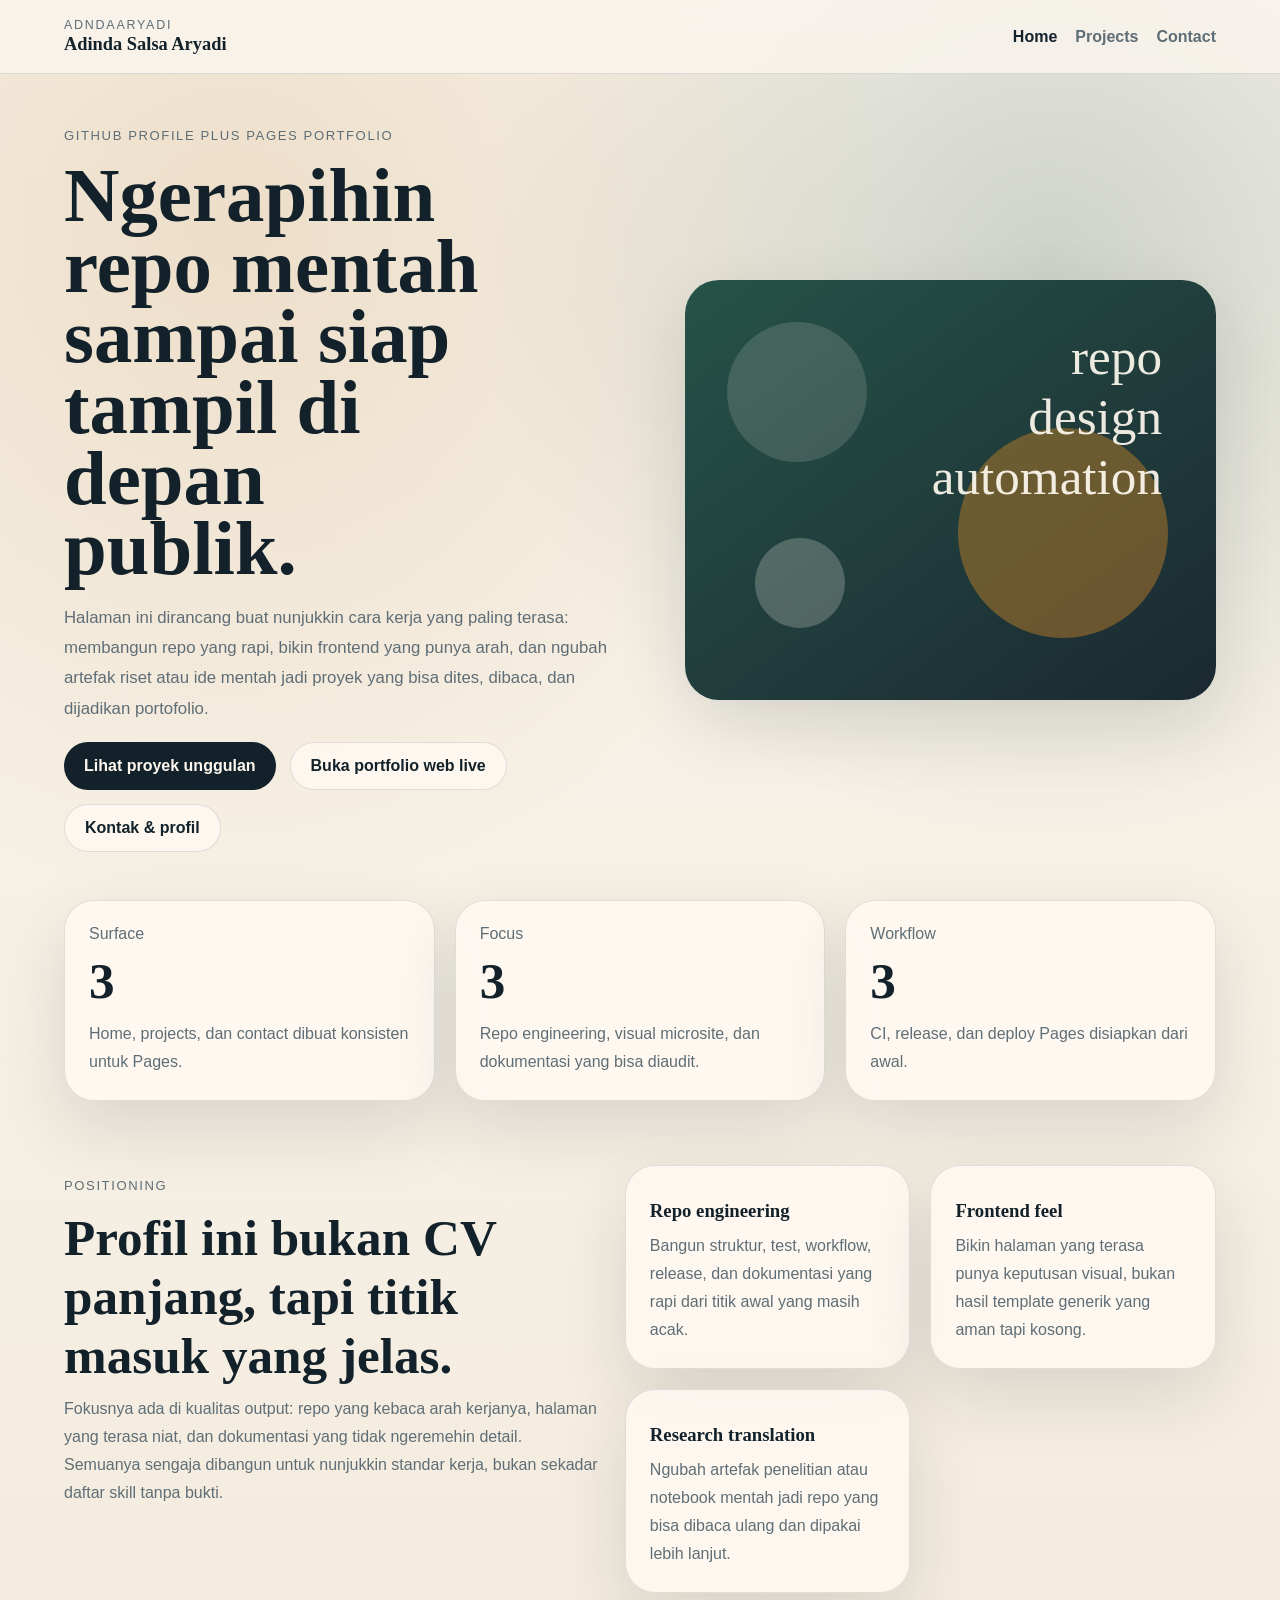
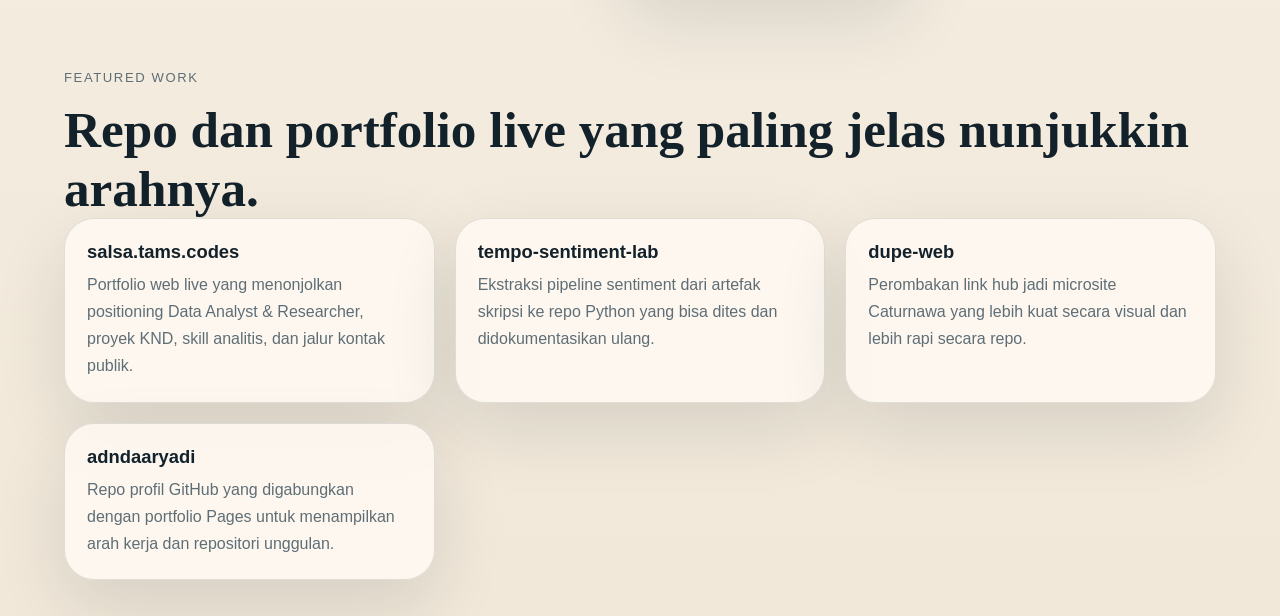
<file: index.html>
<!doctype html>
<html lang="id">
  <head>
    <meta charset="utf-8" />
    <meta name="viewport" content="width=device-width, initial-scale=1" />
    <title>Adinda Salsa Aryadi | GitHub Profile & Portfolio</title>
    <meta
      name="description"
      content="GitHub profile dan portfolio statis untuk Adinda Salsa Aryadi, menampilkan repo unggulan, prinsip kerja, jalur kontak, dan link ke portfolio web live."
    />
    <link rel="stylesheet" href="./style.css" />
    <script defer src="./app.js"></script>
  </head>
  <body>
    <div class="site-shell">
      <header class="topbar">
        <a class="brand" href="./index.html">
          <span>adndaaryadi</span>
          <strong>Adinda Salsa Aryadi</strong>
        </a>
        <nav class="nav" aria-label="Navigasi utama">
          <a aria-current="page" href="./index.html">Home</a>
          <a href="./projects.html">Projects</a>
          <a href="./contact.html">Contact</a>
        </nav>
      </header>

      <main>
        <section class="hero">
          <div class="hero-copy reveal">
            <p class="eyebrow">GitHub profile plus Pages portfolio</p>
            <h1>Ngerapihin repo mentah sampai siap tampil di depan publik.</h1>
            <p class="lead">
              Halaman ini dirancang buat nunjukkin cara kerja yang paling terasa:
              membangun repo yang rapi, bikin frontend yang punya arah, dan
              ngubah artefak riset atau ide mentah jadi proyek yang bisa dites,
              dibaca, dan dijadikan portofolio.
            </p>
            <div class="cta-row">
              <a class="button primary" href="./projects.html">Lihat proyek unggulan</a>
              <a class="button secondary" href="https://salsa.tams.codes/">Buka portfolio web live</a>
              <a class="button secondary" href="./contact.html">Kontak & profil</a>
            </div>
          </div>
          <aside class="hero-frame reveal" aria-hidden="true">
            <div class="shape shape-a"></div>
            <div class="shape shape-b"></div>
            <div class="shape shape-c"></div>
            <div class="profile-stack">
              <span>repo</span>
              <span>design</span>
              <span>automation</span>
            </div>
          </aside>
        </section>

        <section class="section metrics">
          <article class="metric reveal">
            <span>Surface</span>
            <strong>3</strong>
            <p>Home, projects, dan contact dibuat konsisten untuk Pages.</p>
          </article>
          <article class="metric reveal">
            <span>Focus</span>
            <strong>3</strong>
            <p>Repo engineering, visual microsite, dan dokumentasi yang bisa diaudit.</p>
          </article>
          <article class="metric reveal">
            <span>Workflow</span>
            <strong>3</strong>
            <p>CI, release, dan deploy Pages disiapkan dari awal.</p>
          </article>
        </section>

        <section class="section split">
          <div class="section-copy reveal">
            <p class="eyebrow">Positioning</p>
            <h2>Profil ini bukan CV panjang, tapi titik masuk yang jelas.</h2>
            <p>
              Fokusnya ada di kualitas output: repo yang kebaca arah kerjanya,
              halaman yang terasa niat, dan dokumentasi yang tidak ngeremehin
              detail. Semuanya sengaja dibangun untuk nunjukkin standar kerja,
              bukan sekadar daftar skill tanpa bukti.
            </p>
          </div>
          <div class="panel-grid">
            <article class="panel reveal">
              <h3>Repo engineering</h3>
              <p>Bangun struktur, test, workflow, release, dan dokumentasi yang rapi dari titik awal yang masih acak.</p>
            </article>
            <article class="panel reveal">
              <h3>Frontend feel</h3>
              <p>Bikin halaman yang terasa punya keputusan visual, bukan hasil template generik yang aman tapi kosong.</p>
            </article>
            <article class="panel reveal">
              <h3>Research translation</h3>
              <p>Ngubah artefak penelitian atau notebook mentah jadi repo yang bisa dibaca ulang dan dipakai lebih lanjut.</p>
            </article>
          </div>
        </section>

        <section class="section featured">
          <div class="section-copy reveal">
            <p class="eyebrow">Featured work</p>
            <h2>Repo dan portfolio live yang paling jelas nunjukkin arahnya.</h2>
          </div>
          <div class="project-list">
            <a class="project-card reveal" href="./projects.html#salsa-web-portfolio">
              <strong>salsa.tams.codes</strong>
              <span>Portfolio web live yang menonjolkan positioning Data Analyst & Researcher, proyek KND, skill analitis, dan jalur kontak publik.</span>
            </a>
            <a class="project-card reveal" href="./projects.html#tempo-sentiment-lab">
              <strong>tempo-sentiment-lab</strong>
              <span>Ekstraksi pipeline sentiment dari artefak skripsi ke repo Python yang bisa dites dan didokumentasikan ulang.</span>
            </a>
            <a class="project-card reveal" href="./projects.html#dupe-web">
              <strong>dupe-web</strong>
              <span>Perombakan link hub jadi microsite Caturnawa yang lebih kuat secara visual dan lebih rapi secara repo.</span>
            </a>
            <a class="project-card reveal" href="./projects.html#adndaaryadi-profile">
              <strong>adndaaryadi</strong>
              <span>Repo profil GitHub yang digabungkan dengan portfolio Pages untuk menampilkan arah kerja dan repositori unggulan.</span>
            </a>
          </div>
        </section>
      </main>
    </div>
  </body>
</html>
</file>
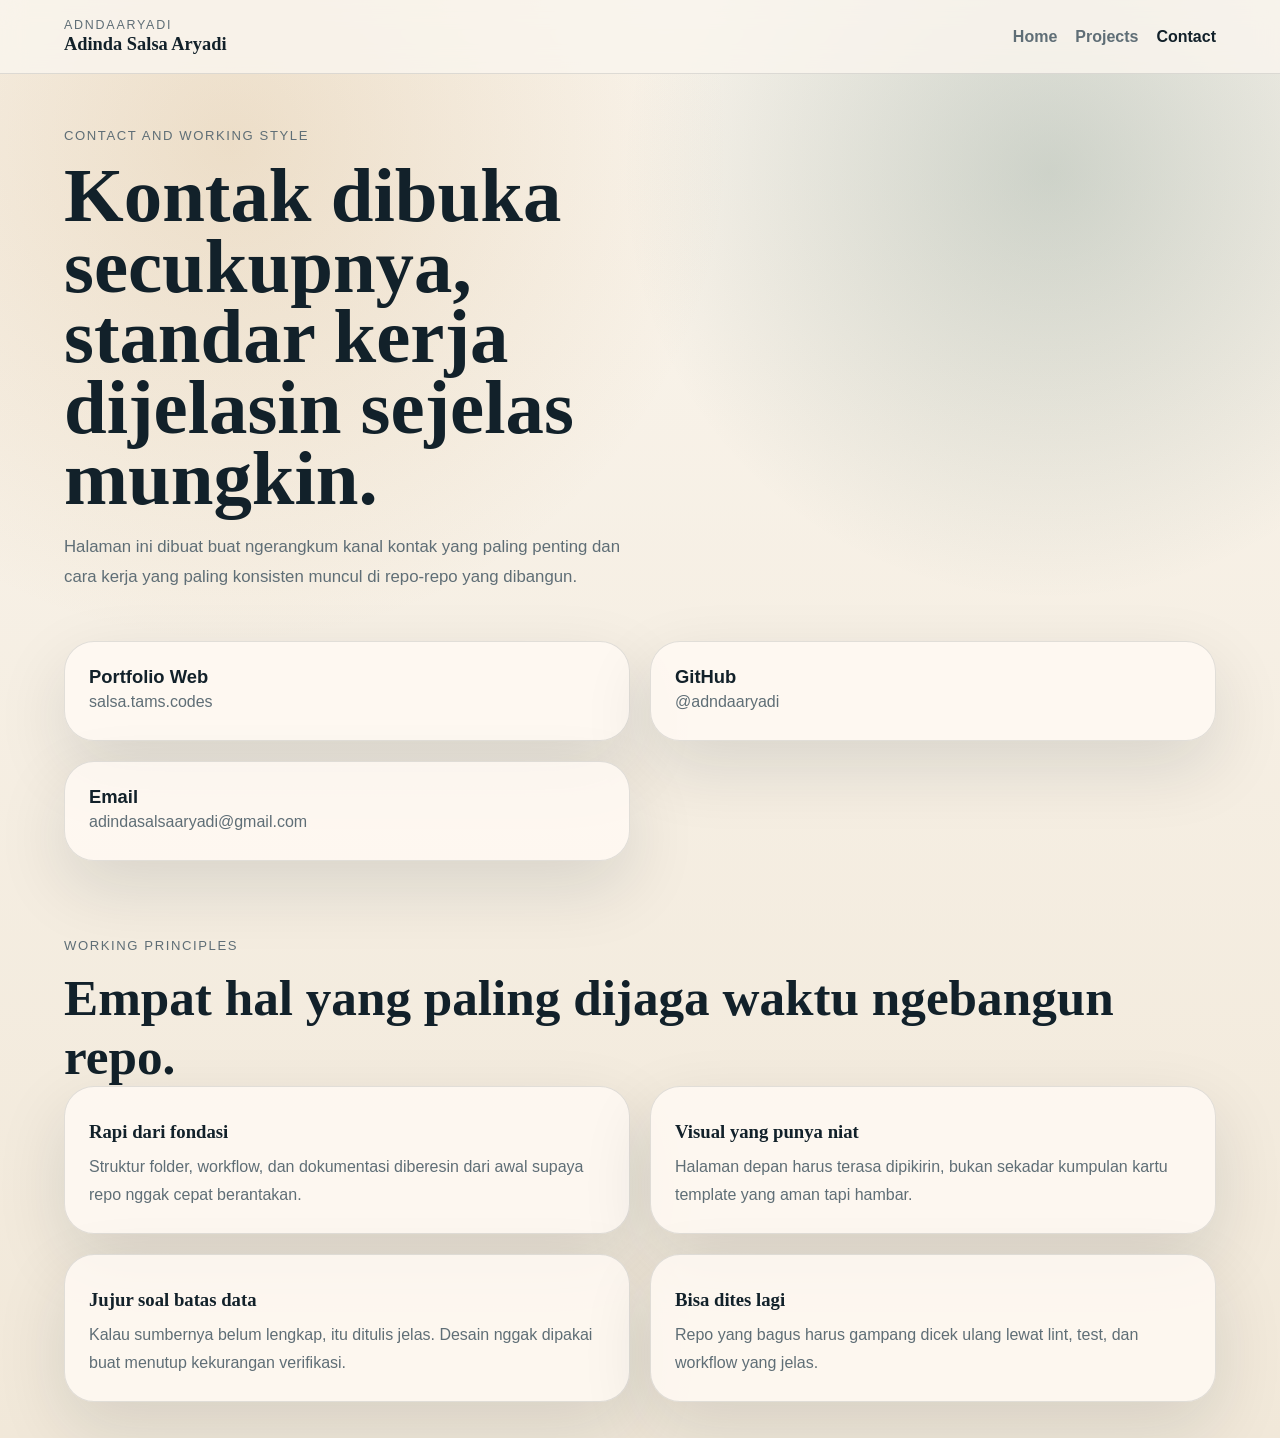
<file: contact.html>
<!doctype html>
<html lang="id">
  <head>
    <meta charset="utf-8" />
    <meta name="viewport" content="width=device-width, initial-scale=1" />
    <title>Contact | Adinda Salsa Aryadi</title>
    <meta
      name="description"
      content="Kontak, portfolio web live, dan prinsip kerja Adinda Salsa Aryadi untuk repo, microsite, dokumentasi, dan workflow GitHub."
    />
    <link rel="stylesheet" href="./style.css" />
    <script defer src="./app.js"></script>
  </head>
  <body>
    <div class="site-shell">
      <header class="topbar">
        <a class="brand" href="./index.html">
          <span>adndaaryadi</span>
          <strong>Adinda Salsa Aryadi</strong>
        </a>
        <nav class="nav" aria-label="Navigasi utama">
          <a href="./index.html">Home</a>
          <a href="./projects.html">Projects</a>
          <a aria-current="page" href="./contact.html">Contact</a>
        </nav>
      </header>

      <main>
        <section class="hero compact">
          <div class="hero-copy reveal">
            <p class="eyebrow">Contact and working style</p>
            <h1>Kontak dibuka secukupnya, standar kerja dijelasin sejelas mungkin.</h1>
            <p class="lead">
              Halaman ini dibuat buat ngerangkum kanal kontak yang paling penting
              dan cara kerja yang paling konsisten muncul di repo-repo yang dibangun.
            </p>
          </div>
        </section>

        <section class="section contact-grid">
          <a class="contact-card reveal" href="https://salsa.tams.codes/">
            <strong>Portfolio Web</strong>
            <span>salsa.tams.codes</span>
          </a>
          <a class="contact-card reveal" href="https://github.com/adndaaryadi">
            <strong>GitHub</strong>
            <span>@adndaaryadi</span>
          </a>
          <a class="contact-card reveal" href="mailto:adindasalsaaryadi@gmail.com">
            <strong>Email</strong>
            <span>adindasalsaaryadi@gmail.com</span>
          </a>
        </section>

        <section class="section principles">
          <div class="section-copy reveal">
            <p class="eyebrow">Working principles</p>
            <h2>Empat hal yang paling dijaga waktu ngebangun repo.</h2>
          </div>
          <div class="panel-grid">
            <article class="panel reveal">
              <h3>Rapi dari fondasi</h3>
              <p>Struktur folder, workflow, dan dokumentasi diberesin dari awal supaya repo nggak cepat berantakan.</p>
            </article>
            <article class="panel reveal">
              <h3>Visual yang punya niat</h3>
              <p>Halaman depan harus terasa dipikirin, bukan sekadar kumpulan kartu template yang aman tapi hambar.</p>
            </article>
            <article class="panel reveal">
              <h3>Jujur soal batas data</h3>
              <p>Kalau sumbernya belum lengkap, itu ditulis jelas. Desain nggak dipakai buat menutup kekurangan verifikasi.</p>
            </article>
            <article class="panel reveal">
              <h3>Bisa dites lagi</h3>
              <p>Repo yang bagus harus gampang dicek ulang lewat lint, test, dan workflow yang jelas.</p>
            </article>
          </div>
        </section>
      </main>
    </div>
  </body>
</html>
</file>
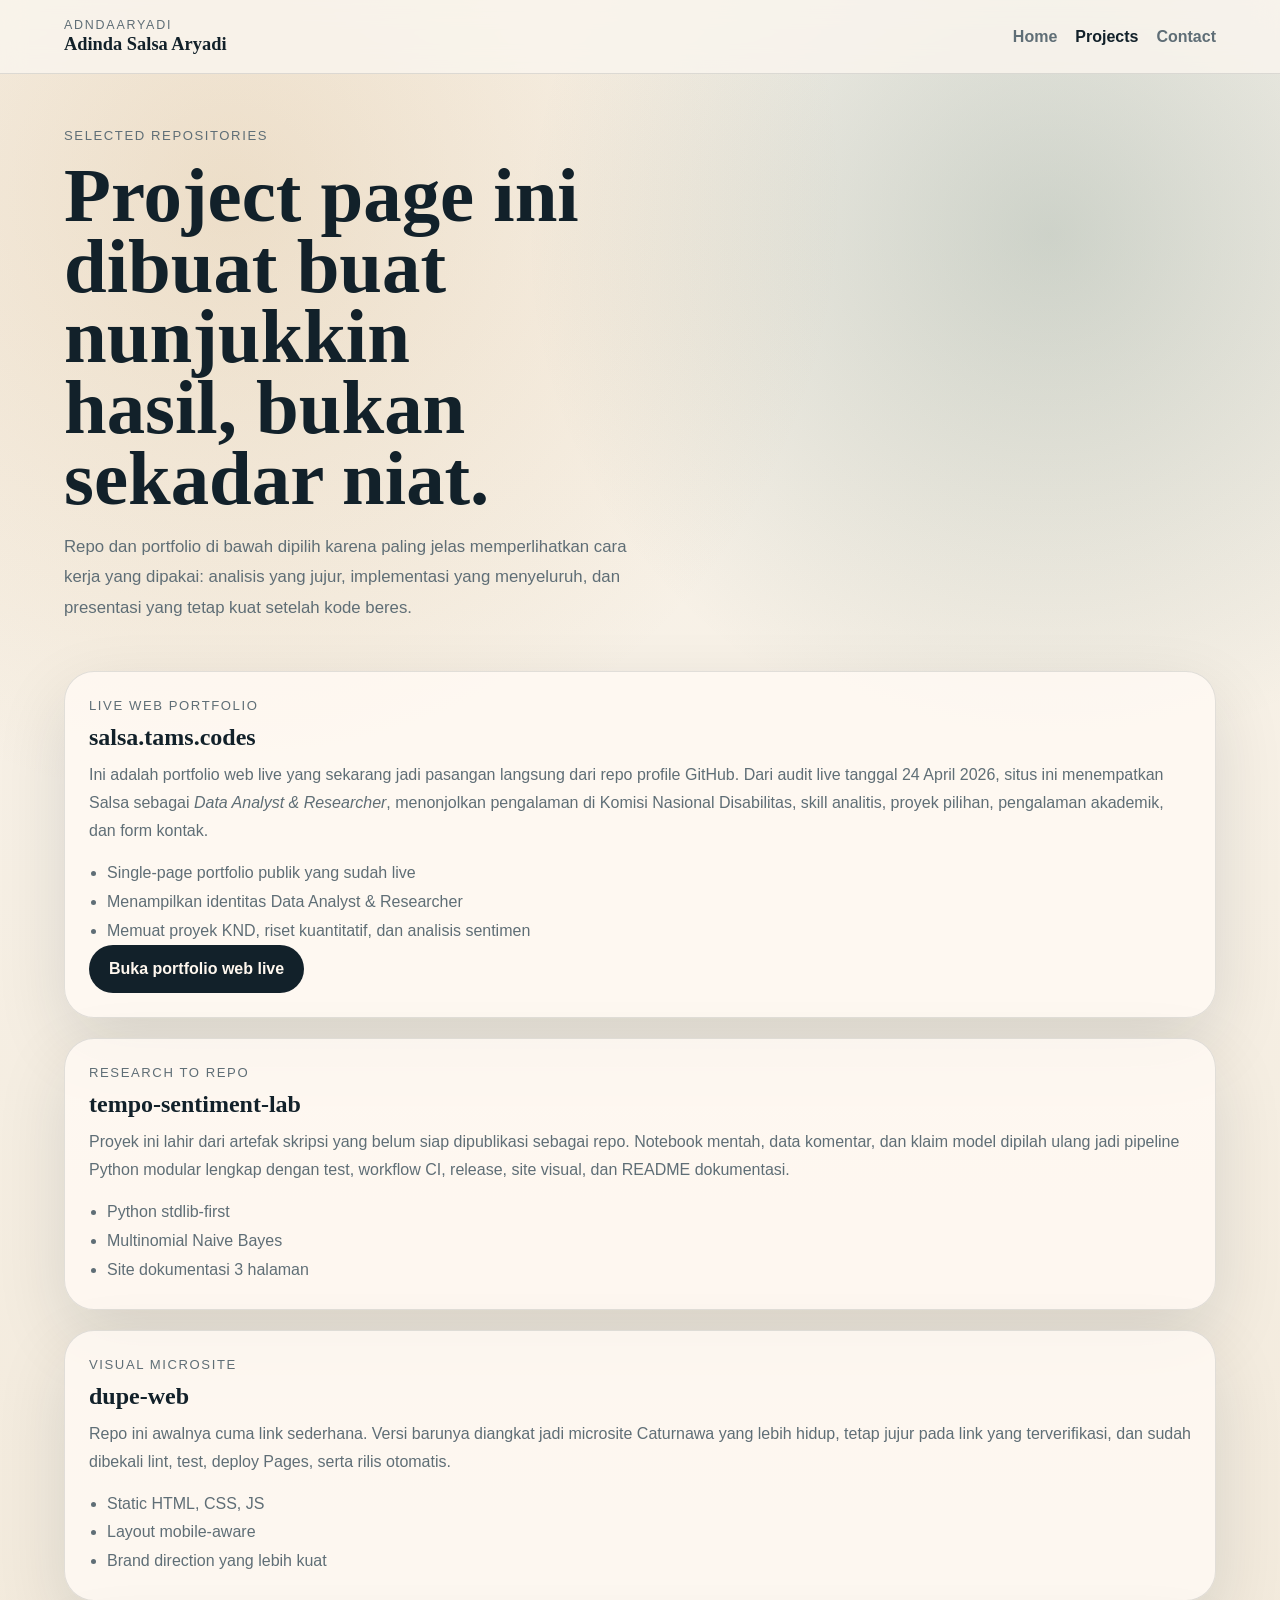
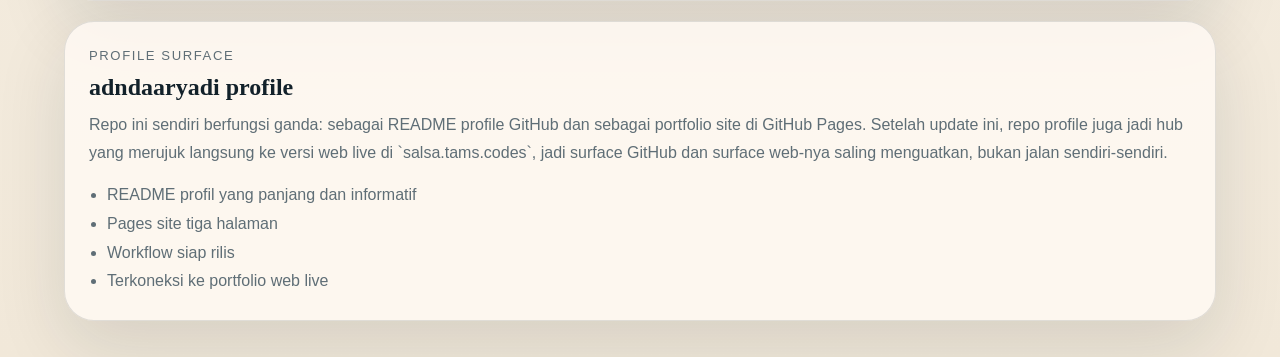
<file: projects.html>
<!doctype html>
<html lang="id">
  <head>
    <meta charset="utf-8" />
    <meta name="viewport" content="width=device-width, initial-scale=1" />
    <title>Projects | Adinda Salsa Aryadi</title>
    <meta
      name="description"
      content="Halaman proyek unggulan Adinda Salsa Aryadi yang menyorot repo engineering, frontend microsite, portfolio web live, dan dokumentasi yang kuat."
    />
    <link rel="stylesheet" href="./style.css" />
    <script defer src="./app.js"></script>
  </head>
  <body>
    <div class="site-shell">
      <header class="topbar">
        <a class="brand" href="./index.html">
          <span>adndaaryadi</span>
          <strong>Adinda Salsa Aryadi</strong>
        </a>
        <nav class="nav" aria-label="Navigasi utama">
          <a href="./index.html">Home</a>
          <a aria-current="page" href="./projects.html">Projects</a>
          <a href="./contact.html">Contact</a>
        </nav>
      </header>

      <main>
        <section class="hero compact">
          <div class="hero-copy reveal">
            <p class="eyebrow">Selected repositories</p>
            <h1>Project page ini dibuat buat nunjukkin hasil, bukan sekadar niat.</h1>
            <p class="lead">
              Repo dan portfolio di bawah dipilih karena paling jelas memperlihatkan
              cara kerja yang dipakai: analisis yang jujur, implementasi yang
              menyeluruh, dan presentasi yang tetap kuat setelah kode beres.
            </p>
          </div>
        </section>

        <section class="section stack">
          <article class="project-panel reveal" id="salsa-web-portfolio">
            <span class="eyebrow">Live web portfolio</span>
            <h2>salsa.tams.codes</h2>
            <p>
              Ini adalah portfolio web live yang sekarang jadi pasangan langsung
              dari repo profile GitHub. Dari audit live tanggal 24 April 2026,
              situs ini menempatkan Salsa sebagai <em>Data Analyst & Researcher</em>,
              menonjolkan pengalaman di Komisi Nasional Disabilitas, skill analitis,
              proyek pilihan, pengalaman akademik, dan form kontak.
            </p>
            <ul>
              <li>Single-page portfolio publik yang sudah live</li>
              <li>Menampilkan identitas Data Analyst & Researcher</li>
              <li>Memuat proyek KND, riset kuantitatif, dan analisis sentimen</li>
            </ul>
            <div class="cta-row">
              <a class="button primary" href="https://salsa.tams.codes/">Buka portfolio web live</a>
            </div>
          </article>

          <article class="project-panel reveal" id="tempo-sentiment-lab">
            <span class="eyebrow">Research to repo</span>
            <h2>tempo-sentiment-lab</h2>
            <p>
              Proyek ini lahir dari artefak skripsi yang belum siap dipublikasi
              sebagai repo. Notebook mentah, data komentar, dan klaim model
              dipilah ulang jadi pipeline Python modular lengkap dengan test,
              workflow CI, release, site visual, dan README dokumentasi.
            </p>
            <ul>
              <li>Python stdlib-first</li>
              <li>Multinomial Naive Bayes</li>
              <li>Site dokumentasi 3 halaman</li>
            </ul>
          </article>

          <article class="project-panel reveal" id="dupe-web">
            <span class="eyebrow">Visual microsite</span>
            <h2>dupe-web</h2>
            <p>
              Repo ini awalnya cuma link sederhana. Versi barunya diangkat jadi
              microsite Caturnawa yang lebih hidup, tetap jujur pada link yang
              terverifikasi, dan sudah dibekali lint, test, deploy Pages, serta
              rilis otomatis.
            </p>
            <ul>
              <li>Static HTML, CSS, JS</li>
              <li>Layout mobile-aware</li>
              <li>Brand direction yang lebih kuat</li>
            </ul>
          </article>

          <article class="project-panel reveal" id="adndaaryadi-profile">
            <span class="eyebrow">Profile surface</span>
            <h2>adndaaryadi profile</h2>
            <p>
              Repo ini sendiri berfungsi ganda: sebagai README profile GitHub dan
              sebagai portfolio site di GitHub Pages. Setelah update ini, repo
              profile juga jadi hub yang merujuk langsung ke versi web live di
              `salsa.tams.codes`, jadi surface GitHub dan surface web-nya saling
              menguatkan, bukan jalan sendiri-sendiri.
            </p>
            <ul>
              <li>README profil yang panjang dan informatif</li>
              <li>Pages site tiga halaman</li>
              <li>Workflow siap rilis</li>
              <li>Terkoneksi ke portfolio web live</li>
            </ul>
          </article>
        </section>
      </main>
    </div>
  </body>
</html>
</file>
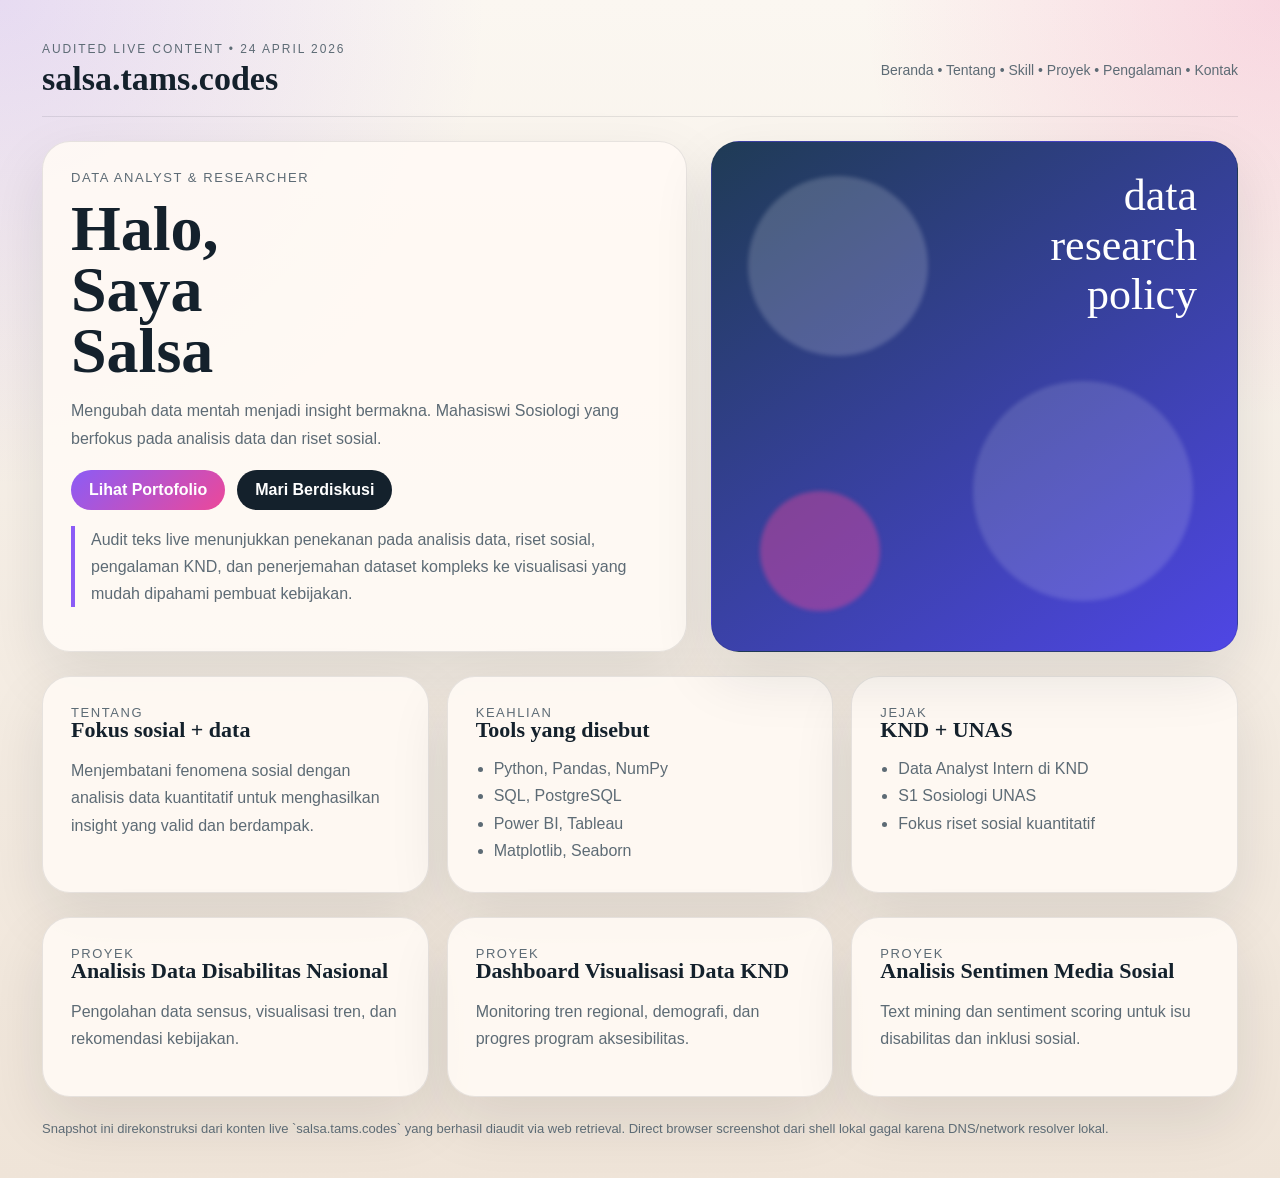
<file: assets/live-portfolio-audit.html>
<!doctype html>
<html lang="id">
  <head>
    <meta charset="utf-8" />
    <meta name="viewport" content="width=device-width, initial-scale=1" />
    <title>Salsa Web Portfolio Audit Snapshot</title>
    <style>
      :root {
        --bg: #f6efe7;
        --ink: #14212c;
        --muted: #5d6b75;
        --accent: #8b5cf6;
        --accent-soft: #ec4899;
        --panel: rgba(255, 250, 244, 0.9);
        --line: rgba(20, 33, 44, 0.1);
      }

      * { box-sizing: border-box; }

      body {
        margin: 0;
        font-family: "Segoe UI", sans-serif;
        color: var(--ink);
        background:
          radial-gradient(circle at top left, rgba(139, 92, 246, 0.18), transparent 28%),
          radial-gradient(circle at top right, rgba(236, 72, 153, 0.18), transparent 24%),
          linear-gradient(180deg, #fbf7f1 0%, #efe4d8 100%);
      }

      .canvas {
        padding: 42px;
        display: grid;
        gap: 24px;
      }

      .header {
        display: flex;
        justify-content: space-between;
        align-items: center;
        border-bottom: 1px solid var(--line);
        padding-bottom: 18px;
      }

      .brand {
        display: grid;
        gap: 4px;
      }

      .brand small {
        text-transform: uppercase;
        letter-spacing: 0.16em;
        color: var(--muted);
        font-size: 12px;
      }

      .brand strong {
        font-size: 34px;
        font-family: Georgia, serif;
      }

      .nav {
        display: flex;
        gap: 14px;
        color: var(--muted);
        font-size: 14px;
      }

      .hero {
        display: grid;
        grid-template-columns: 1.1fr 0.9fr;
        gap: 24px;
        align-items: stretch;
      }

      .hero-copy,
      .panel {
        background: var(--panel);
        border: 1px solid var(--line);
        border-radius: 28px;
        padding: 28px;
        box-shadow: 0 24px 60px rgba(20, 33, 44, 0.1);
      }

      .eyebrow {
        text-transform: uppercase;
        letter-spacing: 0.12em;
        color: var(--muted);
        font-size: 13px;
      }

      h1,
      h2,
      h3 {
        margin: 0;
        font-family: Georgia, serif;
        line-height: 0.95;
      }

      h1 { font-size: 64px; margin-top: 14px; max-width: 8ch; }
      h2 { font-size: 38px; }
      h3 { font-size: 22px; }

      p, li {
        color: var(--muted);
        line-height: 1.7;
        font-size: 16px;
      }

      .cta {
        display: flex;
        gap: 12px;
        margin-top: 18px;
      }

      .pill {
        display: inline-flex;
        padding: 11px 18px;
        border-radius: 999px;
        color: white;
        background: linear-gradient(135deg, var(--accent), var(--accent-soft));
        font-weight: 700;
      }

      .pill.secondary {
        background: #14212c;
      }

      .hero-art {
        position: relative;
        overflow: hidden;
        background: linear-gradient(145deg, #1f3b55, #4f46e5);
        color: white;
      }

      .hero-art .blob {
        position: absolute;
        border-radius: 999px;
        filter: blur(2px);
      }

      .blob.a { width: 180px; height: 180px; top: 34px; left: 36px; background: rgba(255,255,255,0.18); }
      .blob.b { width: 120px; height: 120px; bottom: 40px; left: 48px; background: rgba(236,72,153,0.42); }
      .blob.c { width: 220px; height: 220px; right: 44px; bottom: 50px; background: rgba(255,255,255,0.14); }

      .hero-art .stack {
        position: absolute;
        right: 40px;
        top: 34px;
        display: grid;
        gap: 10px;
        text-align: right;
      }

      .hero-art .stack span {
        font-family: Georgia, serif;
        font-size: 44px;
        line-height: 0.9;
      }

      .grid {
        display: grid;
        grid-template-columns: repeat(3, 1fr);
        gap: 18px;
      }

      ul {
        margin: 14px 0 0;
        padding-left: 18px;
      }

      .note {
        border-left: 4px solid var(--accent);
        padding-left: 16px;
      }

      .footer {
        font-size: 13px;
        color: var(--muted);
      }
    </style>
  </head>
  <body>
    <div class="canvas">
      <div class="header">
        <div class="brand">
          <small>Audited Live Content • 24 April 2026</small>
          <strong>salsa.tams.codes</strong>
        </div>
        <div class="nav">Beranda • Tentang • Skill • Proyek • Pengalaman • Kontak</div>
      </div>

      <section class="hero">
        <div class="hero-copy">
          <div class="eyebrow">Data Analyst &amp; Researcher</div>
          <h1>Halo, Saya Salsa</h1>
          <p>
            Mengubah data mentah menjadi insight bermakna. Mahasiswi Sosiologi
            yang berfokus pada analisis data dan riset sosial.
          </p>
          <div class="cta">
            <span class="pill">Lihat Portofolio</span>
            <span class="pill secondary">Mari Berdiskusi</span>
          </div>
          <p class="note">
            Audit teks live menunjukkan penekanan pada analisis data, riset sosial,
            pengalaman KND, dan penerjemahan dataset kompleks ke visualisasi yang
            mudah dipahami pembuat kebijakan.
          </p>
        </div>

        <div class="hero-copy hero-art">
          <div class="blob a"></div>
          <div class="blob b"></div>
          <div class="blob c"></div>
          <div class="stack">
            <span>data</span>
            <span>research</span>
            <span>policy</span>
          </div>
        </div>
      </section>

      <section class="grid">
        <article class="panel">
          <div class="eyebrow">Tentang</div>
          <h3>Fokus sosial + data</h3>
          <p>
            Menjembatani fenomena sosial dengan analisis data kuantitatif untuk
            menghasilkan insight yang valid dan berdampak.
          </p>
        </article>
        <article class="panel">
          <div class="eyebrow">Keahlian</div>
          <h3>Tools yang disebut</h3>
          <ul>
            <li>Python, Pandas, NumPy</li>
            <li>SQL, PostgreSQL</li>
            <li>Power BI, Tableau</li>
            <li>Matplotlib, Seaborn</li>
          </ul>
        </article>
        <article class="panel">
          <div class="eyebrow">Jejak</div>
          <h3>KND + UNAS</h3>
          <ul>
            <li>Data Analyst Intern di KND</li>
            <li>S1 Sosiologi UNAS</li>
            <li>Fokus riset sosial kuantitatif</li>
          </ul>
        </article>
      </section>

      <section class="grid">
        <article class="panel">
          <div class="eyebrow">Proyek</div>
          <h3>Analisis Data Disabilitas Nasional</h3>
          <p>Pengolahan data sensus, visualisasi tren, dan rekomendasi kebijakan.</p>
        </article>
        <article class="panel">
          <div class="eyebrow">Proyek</div>
          <h3>Dashboard Visualisasi Data KND</h3>
          <p>Monitoring tren regional, demografi, dan progres program aksesibilitas.</p>
        </article>
        <article class="panel">
          <div class="eyebrow">Proyek</div>
          <h3>Analisis Sentimen Media Sosial</h3>
          <p>Text mining dan sentiment scoring untuk isu disabilitas dan inklusi sosial.</p>
        </article>
      </section>

      <div class="footer">
        Snapshot ini direkonstruksi dari konten live `salsa.tams.codes` yang berhasil diaudit via web retrieval.
        Direct browser screenshot dari shell lokal gagal karena DNS/network resolver lokal.
      </div>
    </div>
  </body>
</html>
</file>
<file: style.css>
:root {
  --bg: #f6f1e7;
  --ink: #12212a;
  --muted: #5f6e76;
  --line: rgba(18, 33, 42, 0.12);
  --forest: #1f4d42;
  --amber: #b37a2a;
  --cream: rgba(255, 250, 244, 0.84);
  --shadow: 0 26px 70px rgba(18, 33, 42, 0.12);
}

* {
  box-sizing: border-box;
}

body {
  margin: 0;
  font-family: "Segoe UI", "Trebuchet MS", sans-serif;
  color: var(--ink);
  background:
    radial-gradient(circle at 18% 10%, rgba(179, 122, 42, 0.18), transparent 30%),
    radial-gradient(circle at 82% 12%, rgba(31, 77, 66, 0.2), transparent 26%),
    linear-gradient(180deg, #faf5ed 0%, #f1e8d9 100%);
}

a {
  color: inherit;
}

.topbar {
  position: sticky;
  top: 0;
  z-index: 20;
  display: flex;
  justify-content: space-between;
  align-items: center;
  gap: 24px;
  padding: 18px 5vw;
  border-bottom: 1px solid var(--line);
  background: rgba(250, 245, 237, 0.84);
  backdrop-filter: blur(12px);
}

.brand {
  display: grid;
  gap: 2px;
  text-decoration: none;
}

.brand span {
  text-transform: uppercase;
  letter-spacing: 0.14em;
  font-size: 0.78rem;
  color: var(--muted);
}

.brand strong {
  font-family: Georgia, "Times New Roman", serif;
  font-size: 1.15rem;
}

.nav {
  display: flex;
  gap: 18px;
  flex-wrap: wrap;
}

.nav a {
  text-decoration: none;
  color: var(--muted);
  font-weight: 700;
}

.nav a[aria-current="page"] {
  color: var(--ink);
}

.hero {
  display: grid;
  grid-template-columns: minmax(0, 1.05fr) minmax(320px, 0.95fr);
  gap: 34px;
  align-items: center;
  padding: 54px 5vw 20px;
}

.hero.compact {
  grid-template-columns: 1fr;
}

.hero-copy {
  display: grid;
  gap: 18px;
}

.eyebrow {
  margin: 0;
  color: var(--muted);
  text-transform: uppercase;
  letter-spacing: 0.12em;
  font-size: 0.82rem;
}

.hero h1 {
  margin: 0;
  max-width: 11ch;
  font-size: clamp(3rem, 6vw, 6rem);
  line-height: 0.92;
  font-family: Georgia, "Times New Roman", serif;
}

.compact h1 {
  max-width: 14ch;
}

.lead {
  margin: 0;
  max-width: 62ch;
  line-height: 1.8;
  color: var(--muted);
  font-size: 1.05rem;
}

.cta-row {
  display: flex;
  gap: 14px;
  flex-wrap: wrap;
}

.button {
  display: inline-flex;
  align-items: center;
  justify-content: center;
  min-height: 48px;
  padding: 0 20px;
  border-radius: 999px;
  text-decoration: none;
  font-weight: 700;
}

.button.primary {
  background: var(--ink);
  color: #fff8ef;
}

.button.secondary {
  background: rgba(255, 250, 244, 0.76);
  border: 1px solid var(--line);
}

.hero-frame {
  position: relative;
  min-height: 420px;
  border-radius: 34px;
  overflow: hidden;
  background: linear-gradient(145deg, rgba(31, 77, 66, 0.96), rgba(18, 33, 42, 0.96));
  box-shadow: var(--shadow);
}

.shape {
  position: absolute;
  border-radius: 999px;
}

.shape-a {
  top: 42px;
  left: 42px;
  width: 140px;
  height: 140px;
  background: rgba(255, 248, 239, 0.14);
}

.shape-b {
  right: 48px;
  bottom: 62px;
  width: 210px;
  height: 210px;
  background: rgba(179, 122, 42, 0.52);
}

.shape-c {
  left: 70px;
  bottom: 72px;
  width: 90px;
  height: 90px;
  background: rgba(255, 248, 239, 0.22);
}

.profile-stack {
  position: absolute;
  top: 54px;
  right: 54px;
  display: grid;
  gap: 14px;
  text-align: right;
}

.profile-stack span {
  font-size: clamp(2.2rem, 4vw, 4rem);
  line-height: 0.9;
  color: rgba(255, 248, 239, 0.92);
  font-family: Georgia, "Times New Roman", serif;
}

.section {
  padding: 28px 5vw 36px;
}

.metrics,
.panel-grid,
.project-list,
.contact-grid {
  display: grid;
  gap: 20px;
}

.metrics {
  grid-template-columns: repeat(3, minmax(0, 1fr));
}

.split {
  display: grid;
  grid-template-columns: minmax(0, 0.95fr) minmax(0, 1.05fr);
  gap: 26px;
  align-items: start;
}

.panel-grid {
  grid-template-columns: repeat(2, minmax(0, 1fr));
}

.project-list {
  grid-template-columns: repeat(3, minmax(0, 1fr));
}

.metric,
.panel,
.project-card,
.project-panel,
.contact-card {
  border: 1px solid var(--line);
  border-radius: 30px;
  background: var(--cream);
  box-shadow: var(--shadow);
}

.metric,
.panel,
.project-panel,
.contact-card {
  padding: 24px;
}

.metric span {
  display: block;
  color: var(--muted);
  margin-bottom: 8px;
}

.metric strong {
  display: block;
  font-size: clamp(2.2rem, 4vw, 3.4rem);
  font-family: Georgia, "Times New Roman", serif;
}

.metric p,
.panel p,
.project-panel p,
.contact-card span,
.section-copy p {
  margin: 10px 0 0;
  color: var(--muted);
  line-height: 1.75;
}

.section-copy h2,
.panel h3,
.project-panel h2 {
  margin: 10px 0 0;
  font-family: Georgia, "Times New Roman", serif;
}

.section-copy h2 {
  font-size: clamp(2rem, 4vw, 3.2rem);
}

.project-card {
  padding: 22px;
  text-decoration: none;
}

.project-card strong,
.contact-card strong {
  display: block;
  font-size: 1.15rem;
}

.project-card span {
  display: block;
  margin-top: 8px;
  line-height: 1.7;
  color: var(--muted);
}

.stack {
  display: grid;
  gap: 20px;
}

.project-panel ul {
  margin: 14px 0 0;
  padding-left: 18px;
  color: var(--muted);
  line-height: 1.8;
}

.contact-grid {
  grid-template-columns: repeat(2, minmax(0, 1fr));
}

.contact-card {
  text-decoration: none;
}

.reveal {
  opacity: 1;
  transform: translateY(0);
}

@media (max-width: 980px) {
  .hero,
  .metrics,
  .split,
  .panel-grid,
  .project-list,
  .contact-grid {
    grid-template-columns: 1fr;
  }

  .hero h1 {
    max-width: none;
  }
}

@media (max-width: 640px) {
  .topbar {
    flex-direction: column;
    align-items: start;
  }

  .hero-frame,
  .metric,
  .panel,
  .project-card,
  .project-panel,
  .contact-card {
    border-radius: 24px;
  }
}

@media (max-width: 400px) {
  .hero h1 {
    font-size: 2.2rem;
  }

  .section {
    padding: 22px 4vw 28px;
  }

  .metric,
  .panel,
  .project-card,
  .project-panel,
  .contact-card {
    padding: 16px;
  }

  .button {
    width: 100%;
    text-align: center;
  }

  .cta-row {
    flex-direction: column;
  }
}
</file>
